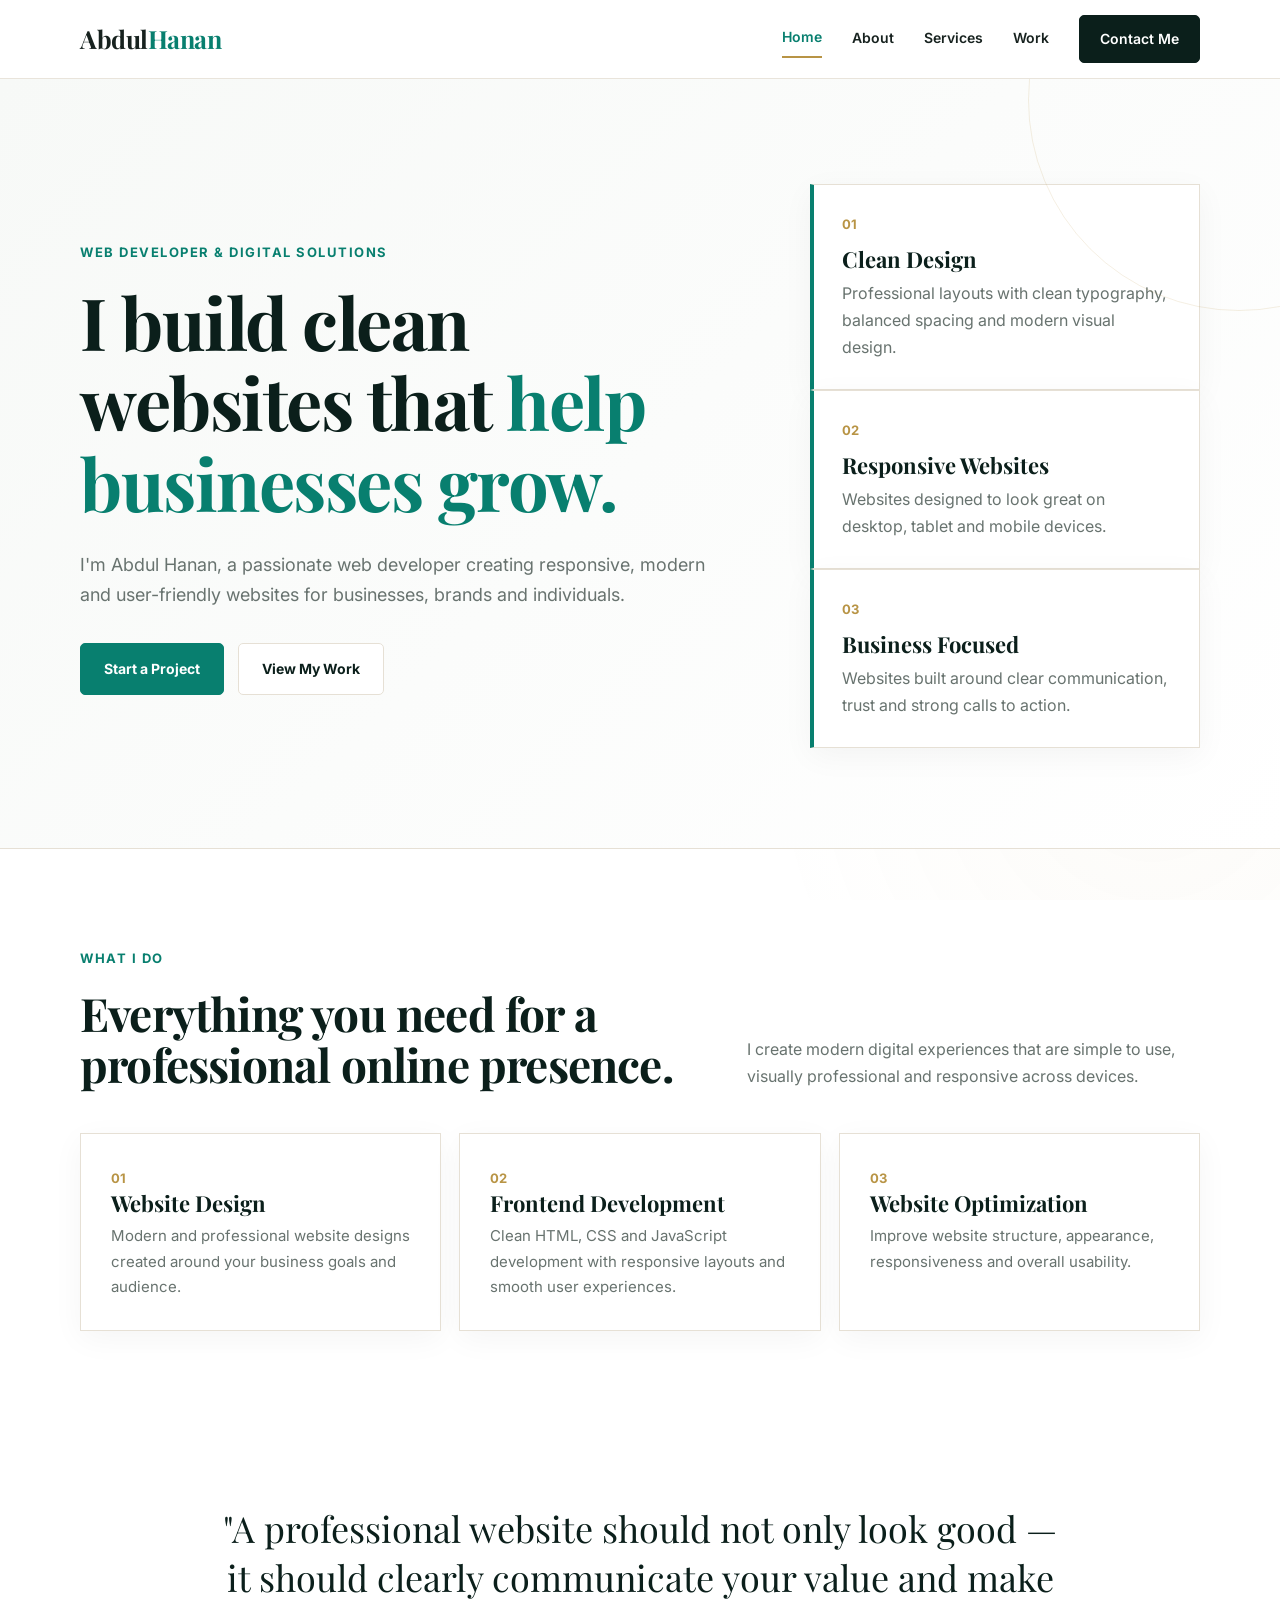
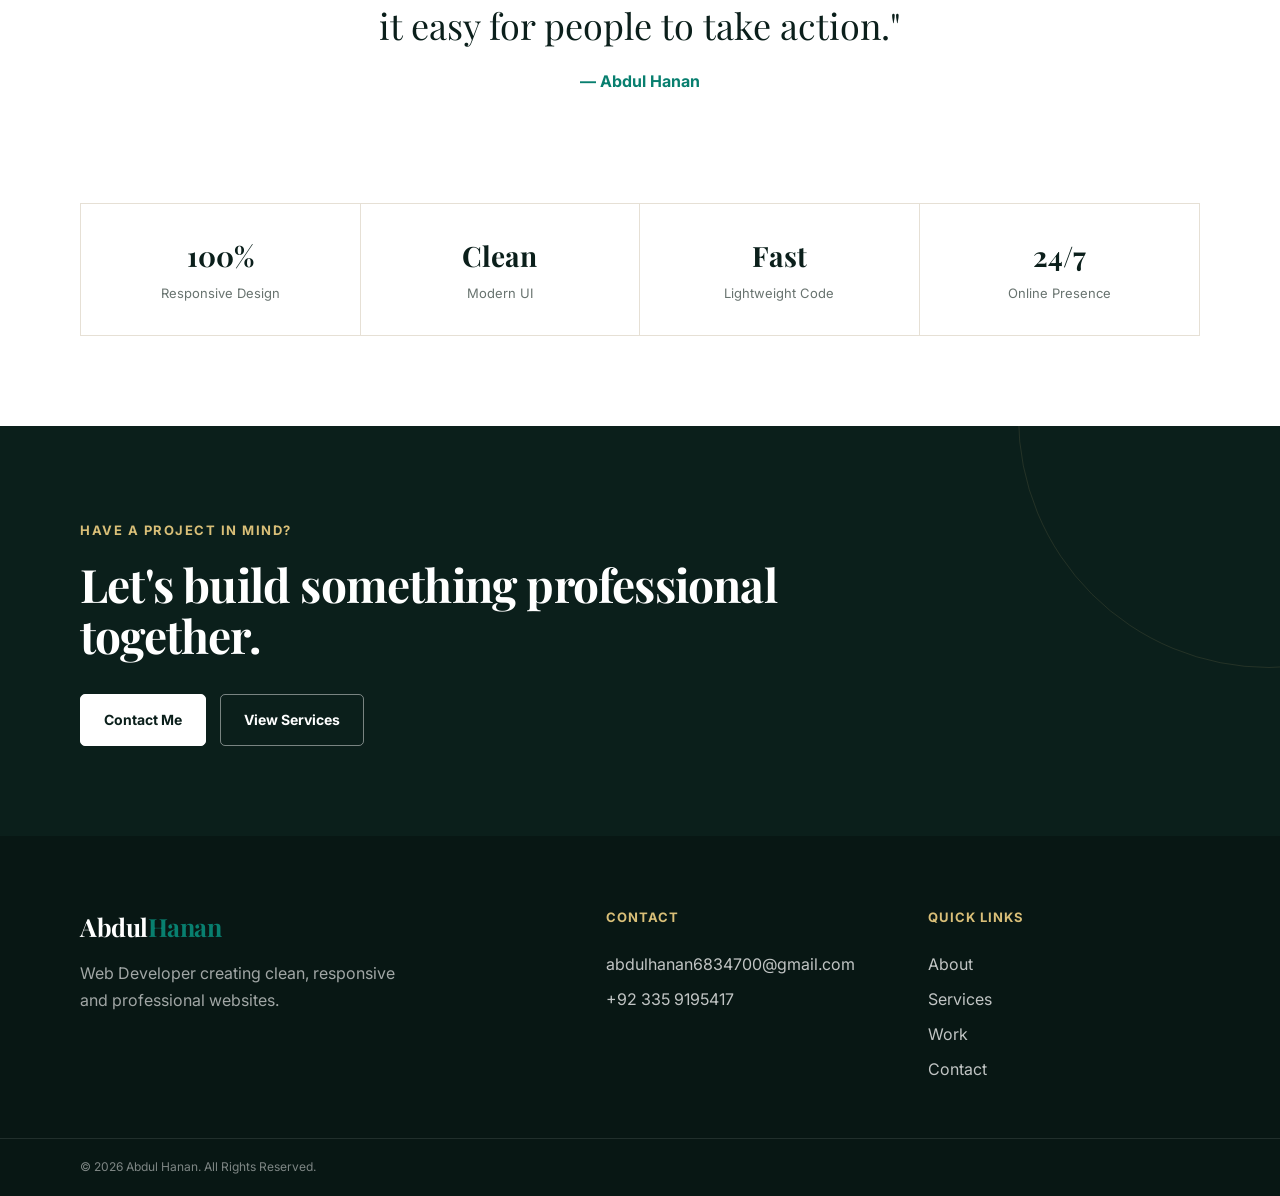
<file: index.html>
<!DOCTYPE html>
<html lang="en">
<head>
    <meta charset="UTF-8">
    <meta name="viewport" content="width=device-width, initial-scale=1.0">

    <link rel="preconnect" href="https://fonts.googleapis.com">
    <link rel="preconnect" href="https://fonts.gstatic.com" crossorigin>
    <link href="https://fonts.googleapis.com/css2?family=Inter:wght@400;500;600;700&family=Playfair+Display:wght@600;700&display=swap" rel="stylesheet">

    <title>Abdul Hanan | Web Developer & Digital Solutions</title>

    <meta name="description"
        content="Abdul Hanan is a professional web developer creating clean, responsive and modern websites for businesses, brands and individuals.">

    <meta name="author" content="Abdul Hanan">

    <link rel="stylesheet" href="style.css">
</head>

<body>

<header class="site-header">
    <div class="container nav-container">

        <a href="index.html" class="logo">
            Abdul<span>Hanan</span>
        </a>

        <button class="nav-toggle" id="navToggle" aria-label="Open Menu">
            <span></span>
            <span></span>
            <span></span>
        </button>

        <nav class="primary-nav" id="primaryNav">
            <a href="index.html" class="active">Home</a>
            <a href="about.html">About</a>
            <a href="services.html">Services</a>
            <a href="portfolio.html">Work</a>
            <a href="contact.html" class="nav-button">Contact Me</a>
        </nav>

    </div>
</header>

<main>

<section class="hero">
    <div class="container hero-grid">

        <div class="hero-content">

            <p class="eyebrow">
                Web Developer & Digital Solutions
            </p>

            <h1>
                I build clean websites that
                <span>help businesses grow.</span>
            </h1>

            <p class="hero-text">
                I'm Abdul Hanan, a passionate web developer creating
                responsive, modern and user-friendly websites for
                businesses, brands and individuals.
            </p>

            <div class="hero-buttons">

                <a href="contact.html" class="btn btn-primary">
                    Start a Project
                </a>

                <a href="portfolio.html" class="btn btn-secondary">
                    View My Work
                </a>

            </div>

        </div>

        <div class="hero-side">

            <div class="info-card">
                <div class="card-number">01</div>
                <h3>Clean Design</h3>
                <p>
                    Professional layouts with clean typography,
                    balanced spacing and modern visual design.
                </p>
            </div>

            <div class="info-card">
                <div class="card-number">02</div>
                <h3>Responsive Websites</h3>
                <p>
                    Websites designed to look great on desktop,
                    tablet and mobile devices.
                </p>
            </div>

            <div class="info-card">
                <div class="card-number">03</div>
                <h3>Business Focused</h3>
                <p>
                    Websites built around clear communication,
                    trust and strong calls to action.
                </p>
            </div>

        </div>

    </div>
</section>

<section class="section">
    <div class="container">

        <div class="section-heading">
            <div>
                <p class="eyebrow">What I Do</p>

                <h2>
                    Everything you need for a professional
                    online presence.
                </h2>
            </div>

            <p>
                I create modern digital experiences that are
                simple to use, visually professional and
                responsive across devices.
            </p>
        </div>

        <div class="cards-grid">

            <article class="service-card">
                <span class="service-number">01</span>

                <h3>Website Design</h3>

                <p>
                    Modern and professional website designs
                    created around your business goals and
                    audience.
                </p>
            </article>

            <article class="service-card">
                <span class="service-number">02</span>

                <h3>Frontend Development</h3>

                <p>
                    Clean HTML, CSS and JavaScript development
                    with responsive layouts and smooth user
                    experiences.
                </p>
            </article>

            <article class="service-card">
                <span class="service-number">03</span>

                <h3>Website Optimization</h3>

                <p>
                    Improve website structure, appearance,
                    responsiveness and overall usability.
                </p>
            </article>

        </div>

    </div>
</section>

<section class="testimonial-section">
    <div class="container">

        <div class="testimonial">
            <p class="quote">
                "A professional website should not only look
                good — it should clearly communicate your
                value and make it easy for people to take action."
            </p>

            <p class="quote-author">
                — Abdul Hanan
            </p>
        </div>

    </div>
</section>

<section class="stats-section">
    <div class="container">

        <div class="stats">

            <div class="stat">
                <strong>100%</strong>
                <span>Responsive Design</span>
            </div>

            <div class="stat">
                <strong>Clean</strong>
                <span>Modern UI</span>
            </div>

            <div class="stat">
                <strong>Fast</strong>
                <span>Lightweight Code</span>
            </div>

            <div class="stat">
                <strong>24/7</strong>
                <span>Online Presence</span>
            </div>

        </div>

    </div>
</section>

<section class="cta-section">
    <div class="container">

        <p class="eyebrow light">
            Have a project in mind?
        </p>

        <h2>
            Let's build something professional together.
        </h2>

        <div class="hero-buttons">

            <a href="contact.html" class="btn btn-light">
                Contact Me
            </a>

            <a href="services.html" class="btn btn-dark-outline">
                View Services
            </a>

        </div>

    </div>
</section>

</main>

<footer class="footer">

    <div class="container footer-grid">

        <div>

            <a href="index.html" class="footer-logo">
                Abdul<span>Hanan</span>
            </a>

            <p>
                Web Developer creating clean, responsive
                and professional websites.
            </p>

        </div>

        <div class="footer-contact">

            <h4>Contact</h4>

            <a href="mailto:abdulhanan6834700@gmail.com">
                abdulhanan6834700@gmail.com
            </a>

            <a href="tel:+923359195417">
                +92 335 9195417
            </a>

        </div>

        <div class="footer-links">

            <h4>Quick Links</h4>

            <a href="about.html">About</a>
            <a href="services.html">Services</a>
            <a href="portfolio.html">Work</a>
            <a href="contact.html">Contact</a>

        </div>

    </div>

    <div class="footer-bottom">
        <div class="container">
            © 2026 Abdul Hanan. All Rights Reserved.
        </div>
    </div>

</footer>

<script src="script.js"></script>

</body>
</html>
</file>
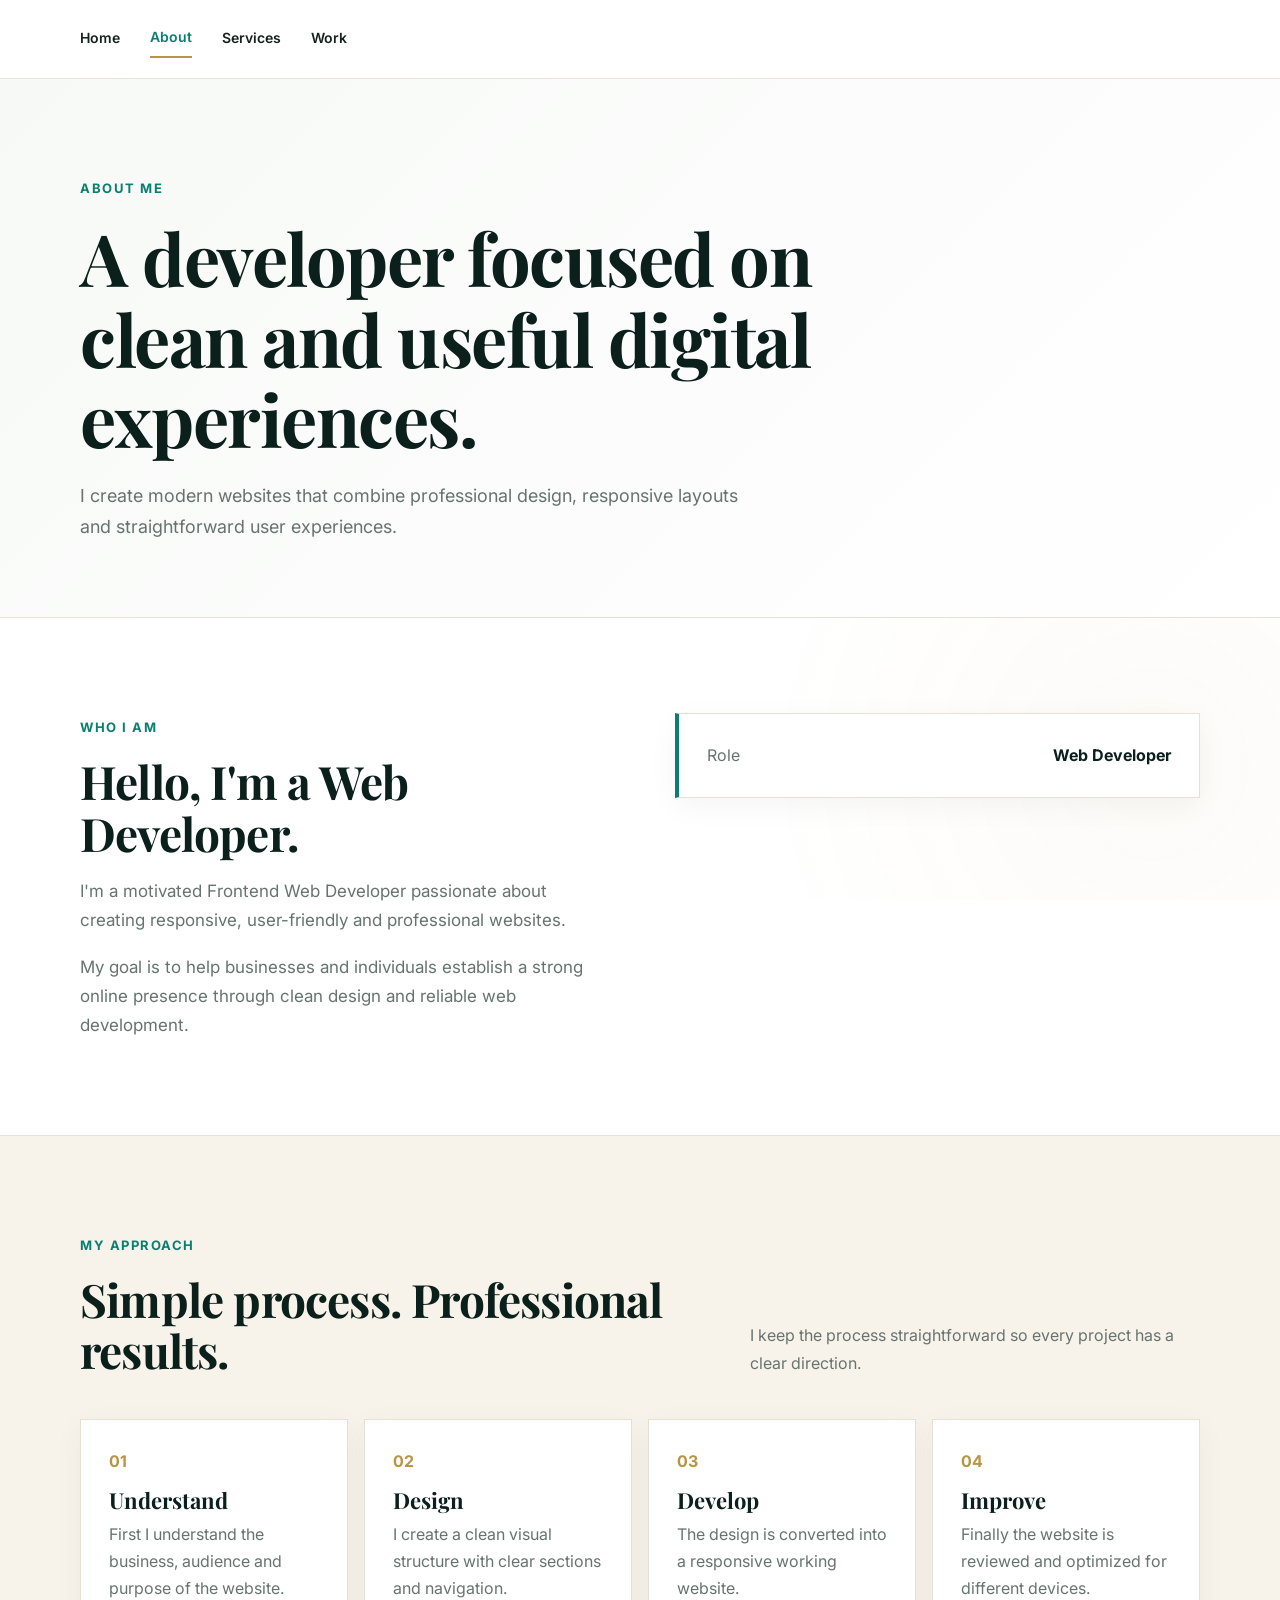
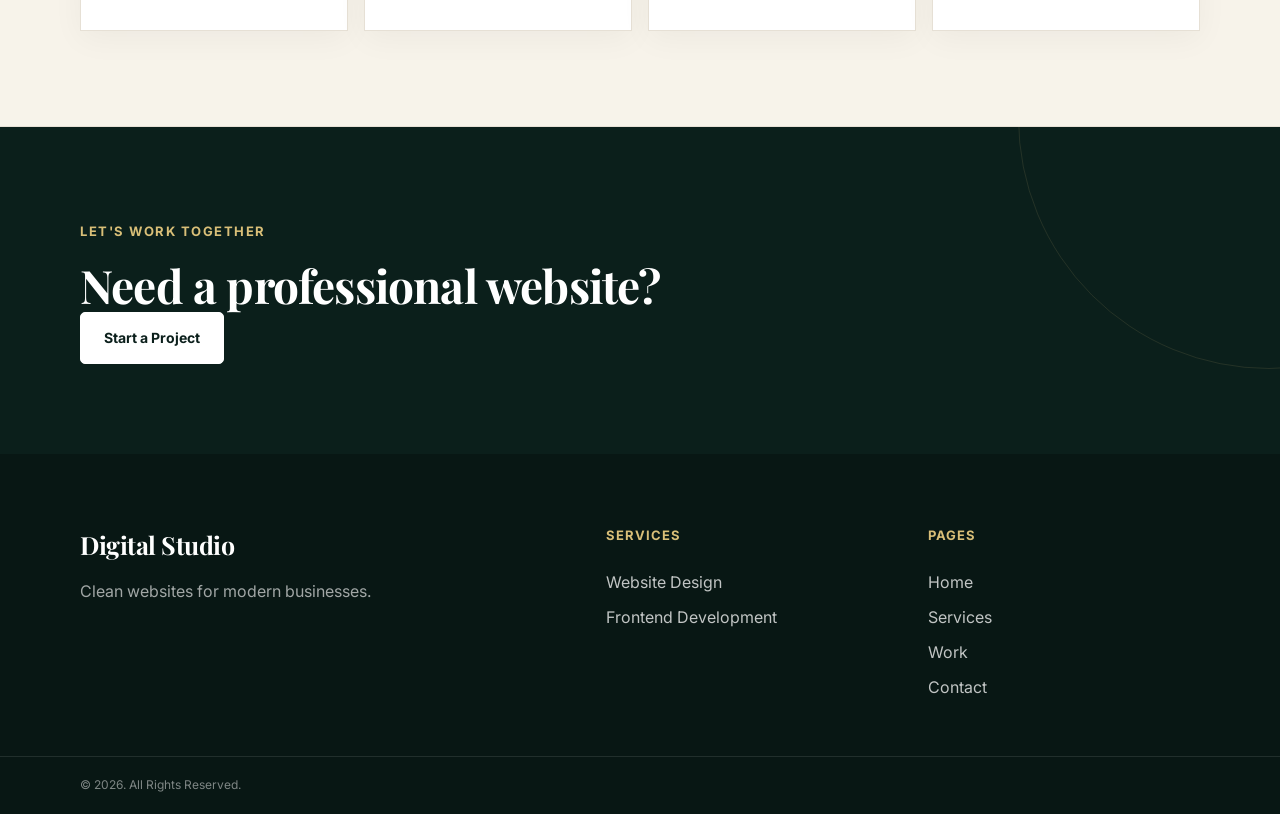
<file: about.html>
<!DOCTYPE html>
<html lang="en">

<head>

    <meta charset="UTF-8">

    <meta name="viewport"
        content="width=device-width, initial-scale=1.0">

    <link rel="preconnect" href="https://fonts.googleapis.com">
    <link rel="preconnect" href="https://fonts.gstatic.com" crossorigin>
    <link href="https://fonts.googleapis.com/css2?family=Inter:wght@400;500;600;700&family=Playfair+Display:wght@600;700&display=swap" rel="stylesheet">

    <title>About | Web Studio</title>

    <meta name="description"
        content="Learn more about our professional web development and digital solutions.">

    <link rel="stylesheet" href="style.css">

</head>

<body>

<header class="site-header">

    <div class="container nav-container">

        <button class="nav-toggle" id="navToggle">
            <span></span>
            <span></span>
            <span></span>
        </button>

        <nav class="primary-nav" id="primaryNav">

            <a href="index.html">
                Home
            </a>

            <a href="about.html" class="active">
                About
            </a>

            <a href="services.html">
                Services
            </a>

            <a href="portfolio.html">
                Work
            </a>

        </nav>

    </div>

</header>

<main>

<section class="page-hero">

    <div class="container">

        <p class="eyebrow">
            About Me
        </p>

        <h1>
            A developer focused on
            clean and useful digital experiences.
        </h1>

        <p>
            I create modern websites that combine
            professional design, responsive layouts
            and straightforward user experiences.
        </p>

    </div>

</section>

<section class="section">

    <div class="container two-column">

        <div>

            <p class="eyebrow">
                Who I Am
            </p>

            <h2>
                Hello, I'm a Web Developer.
            </h2>

            <p class="large-text">
                I'm a motivated Frontend Web Developer
                passionate about creating responsive,
                user-friendly and professional websites.
            </p>

            <p class="large-text">
                My goal is to help businesses and individuals
                establish a strong online presence through
                clean design and reliable web development.
            </p>

        </div>

        <div class="about-panel">

            <div class="about-row">
                <span>Role</span>
                <strong>Web Developer</strong>
            </div>

        </div>

    </div>

</section>

<section class="section section-alt">

    <div class="container">

        <div class="section-heading">

            <div>

                <p class="eyebrow">
                    My Approach
                </p>

                <h2>
                    Simple process.
                    Professional results.
                </h2>

            </div>

            <p>
                I keep the process straightforward so
                every project has a clear direction.
            </p>

        </div>

        <div class="process-grid">

            <div class="process-item">
                <span>01</span>

                <h3>
                    Understand
                </h3>

                <p>
                    First I understand the business,
                    audience and purpose of the website.
                </p>
            </div>

            <div class="process-item">
                <span>02</span>

                <h3>
                    Design
                </h3>

                <p>
                    I create a clean visual structure
                    with clear sections and navigation.
                </p>
            </div>

            <div class="process-item">
                <span>03</span>

                <h3>
                    Develop
                </h3>

                <p>
                    The design is converted into a
                    responsive working website.
                </p>
            </div>

            <div class="process-item">
                <span>04</span>

                <h3>
                    Improve
                </h3>

                <p>
                    Finally the website is reviewed
                    and optimized for different devices.
                </p>
            </div>

        </div>

    </div>

</section>

<section class="cta-section">

    <div class="container">

        <p class="eyebrow light">
            Let's Work Together
        </p>

        <h2>
            Need a professional website?
        </h2>

        <a href="contact.html"
            class="btn btn-light">

            Start a Project

        </a>

    </div>

</section>

</main>

<footer class="footer">

    <div class="container footer-grid">

        <div>

            <span class="footer-logo">
                Digital Studio
            </span>

            <p>
                Clean websites for modern businesses.
            </p>

        </div>

        <div class="footer-contact">

            <h4>Services</h4>

            <a href="services.html">
                Website Design
            </a>

            <a href="services.html">
                Frontend Development
            </a>

        </div>

        <div class="footer-links">

            <h4>Pages</h4>

            <a href="index.html">Home</a>
            <a href="services.html">Services</a>
            <a href="portfolio.html">Work</a>
            <a href="contact.html">Contact</a>

        </div>

    </div>

    <div class="footer-bottom">

        <div class="container">
            © 2026. All Rights Reserved.
        </div>

    </div>

</footer>

<script src="script.js"></script>

</body>
</html>
</file>
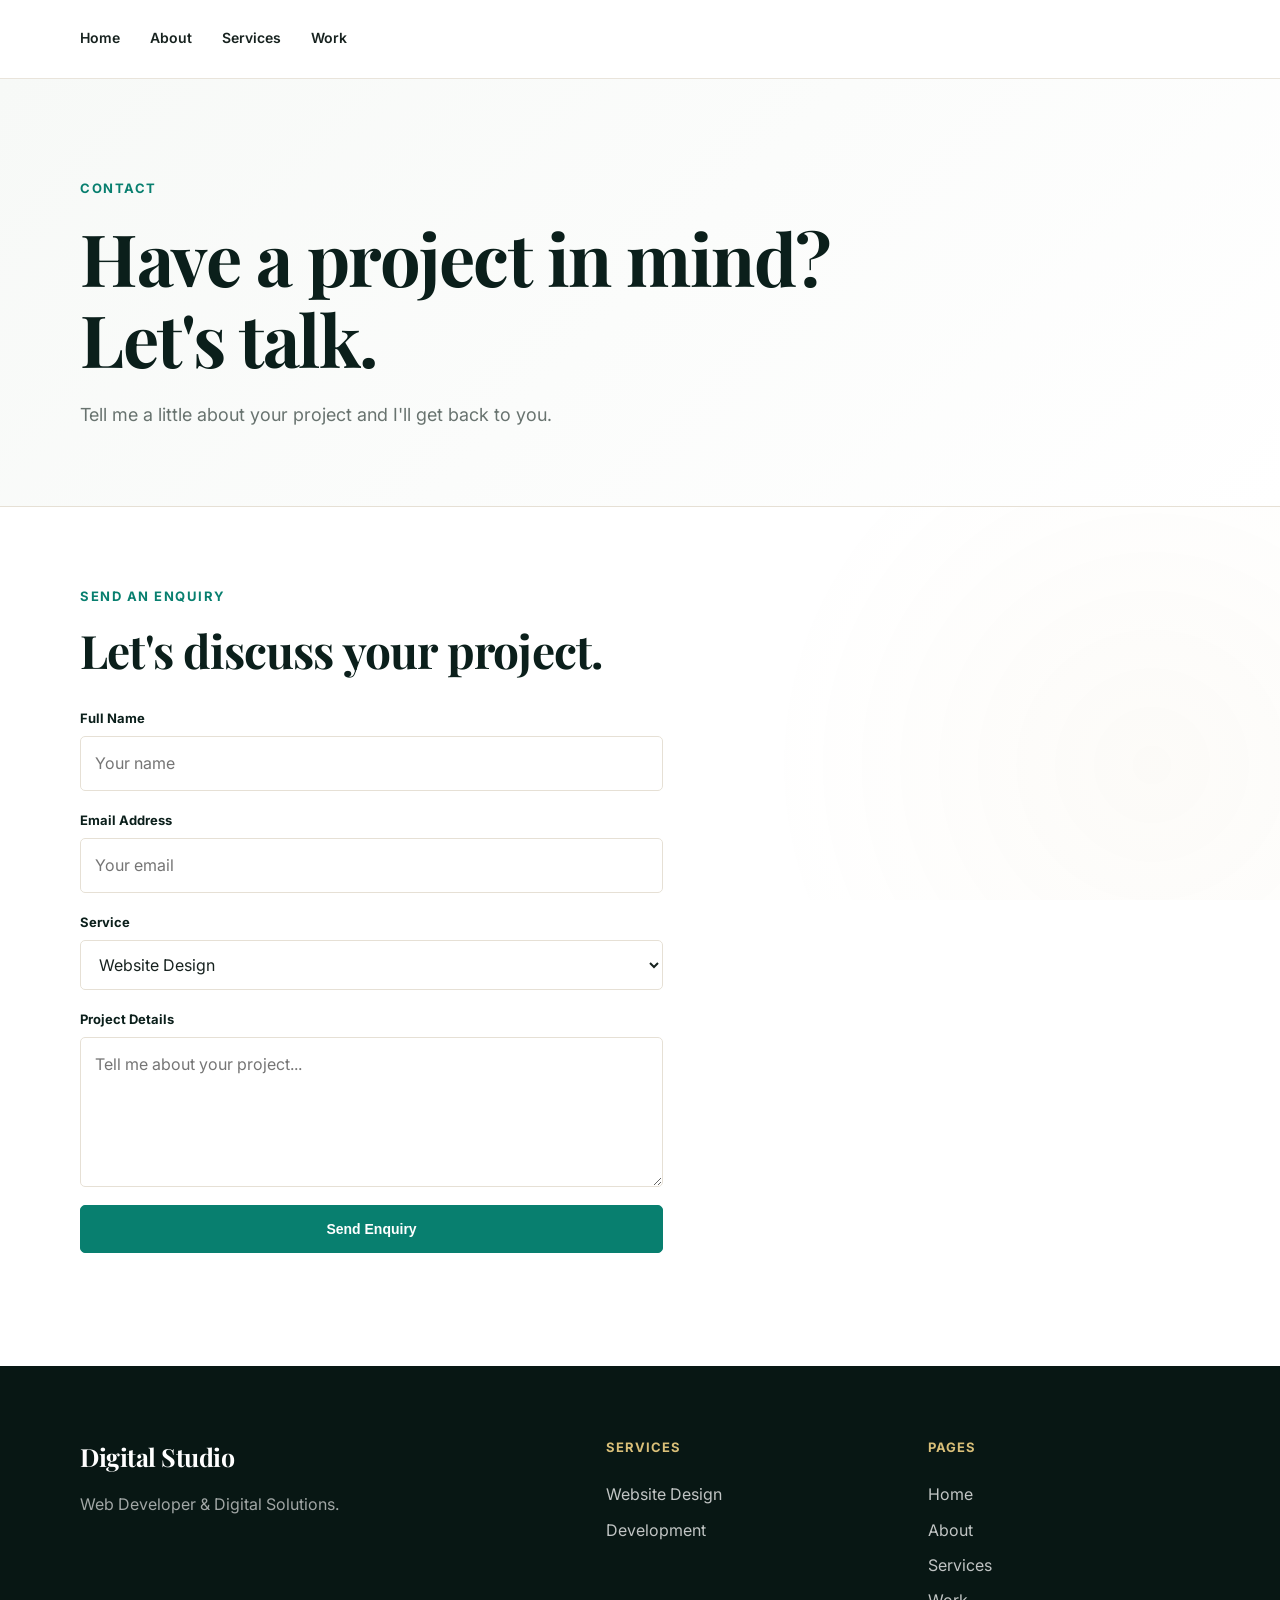
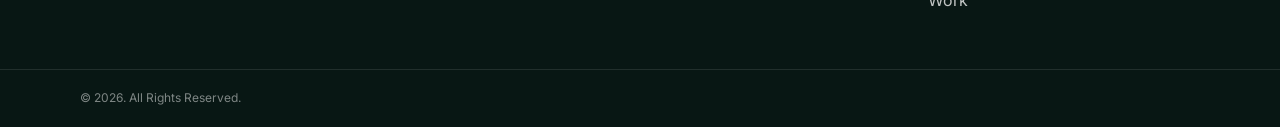
<file: contact.html>
<!DOCTYPE html>
<html lang="en">

<head>

    <meta charset="UTF-8">

    <meta name="viewport"
        content="width=device-width, initial-scale=1.0">

    <link rel="preconnect" href="https://fonts.googleapis.com">
    <link rel="preconnect" href="https://fonts.gstatic.com" crossorigin>
    <link href="https://fonts.googleapis.com/css2?family=Inter:wght@400;500;600;700&family=Playfair+Display:wght@600;700&display=swap" rel="stylesheet">

    <title>Contact | Web Studio</title>

    <meta name="description"
        content="Contact us for professional website design and development projects.">

    <link rel="stylesheet" href="style.css">

</head>

<body>

<header class="site-header">

    <div class="container nav-container">

        <button class="nav-toggle" id="navToggle">
            <span></span>
            <span></span>
            <span></span>
        </button>

        <nav class="primary-nav" id="primaryNav">

            <a href="index.html">
                Home
            </a>

            <a href="about.html">
                About
            </a>

            <a href="services.html">
                Services
            </a>

            <a href="portfolio.html">
                Work
            </a>

        </nav>

    </div>

</header>

<main>

<section class="page-hero">

    <div class="container">

        <p class="eyebrow">
            Contact
        </p>

        <h1>
            Have a project in mind?
            Let's talk.
        </h1>

        <p>
            Tell me a little about your project
            and I'll get back to you.
        </p>

    </div>

</section>

<section class="section contact-section">

    <div class="container contact-grid">

        <div>

            <p class="eyebrow">
                Send an Enquiry
            </p>

            <h2>
                Let's discuss your project.
            </h2>

            <form id="contactForm"
                class="contact-form">

                <div class="form-group">

                    <label for="name">
                        Full Name
                    </label>

                    <input
                        type="text"
                        id="name"
                        name="name"
                        placeholder="Your name"
                        required>

                </div>

                <div class="form-group">

                    <label for="email">
                        Email Address
                    </label>

                    <input
                        type="email"
                        id="email"
                        name="email"
                        placeholder="Your email"
                        required>

                </div>

                <div class="form-group">

                    <label for="service">
                        Service
                    </label>

                    <select id="service"
                        name="service">

                        <option>
                            Website Design
                        </option>

                        <option>
                            Frontend Development
                        </option>

                        <option>
                            Business Website
                        </option>

                        <option>
                            Website Optimization
                        </option>

                        <option>
                            Other
                        </option>

                    </select>

                </div>

                <div class="form-group">

                    <label for="message">
                        Project Details
                    </label>

                    <textarea
                        id="message"
                        name="message"
                        placeholder="Tell me about your project..."
                        required></textarea>

                </div>

                <button
                    type="submit"
                    class="btn btn-primary">

                    Send Enquiry

                </button>

                <p id="formMessage"
                    class="form-message">
                </p>

            </form>

        </div>

    </div>

</section>

</main>

<footer class="footer">

    <div class="container footer-grid">

        <div>

            <span class="footer-logo">
                Digital Studio
            </span>

            <p>
                Web Developer & Digital Solutions.
            </p>

        </div>

        <div class="footer-contact">

            <h4>Services</h4>

            <a href="services.html">
                Website Design
            </a>

            <a href="services.html">
                Development
            </a>

        </div>

        <div class="footer-links">

            <h4>Pages</h4>

            <a href="index.html">Home</a>
            <a href="about.html">About</a>
            <a href="services.html">Services</a>
            <a href="portfolio.html">Work</a>

        </div>

    </div>

    <div class="footer-bottom">

        <div class="container">
            © 2026. All Rights Reserved.
        </div>

    </div>

</footer>

<script src="script.js"></script>

</body>
</html>
</file>
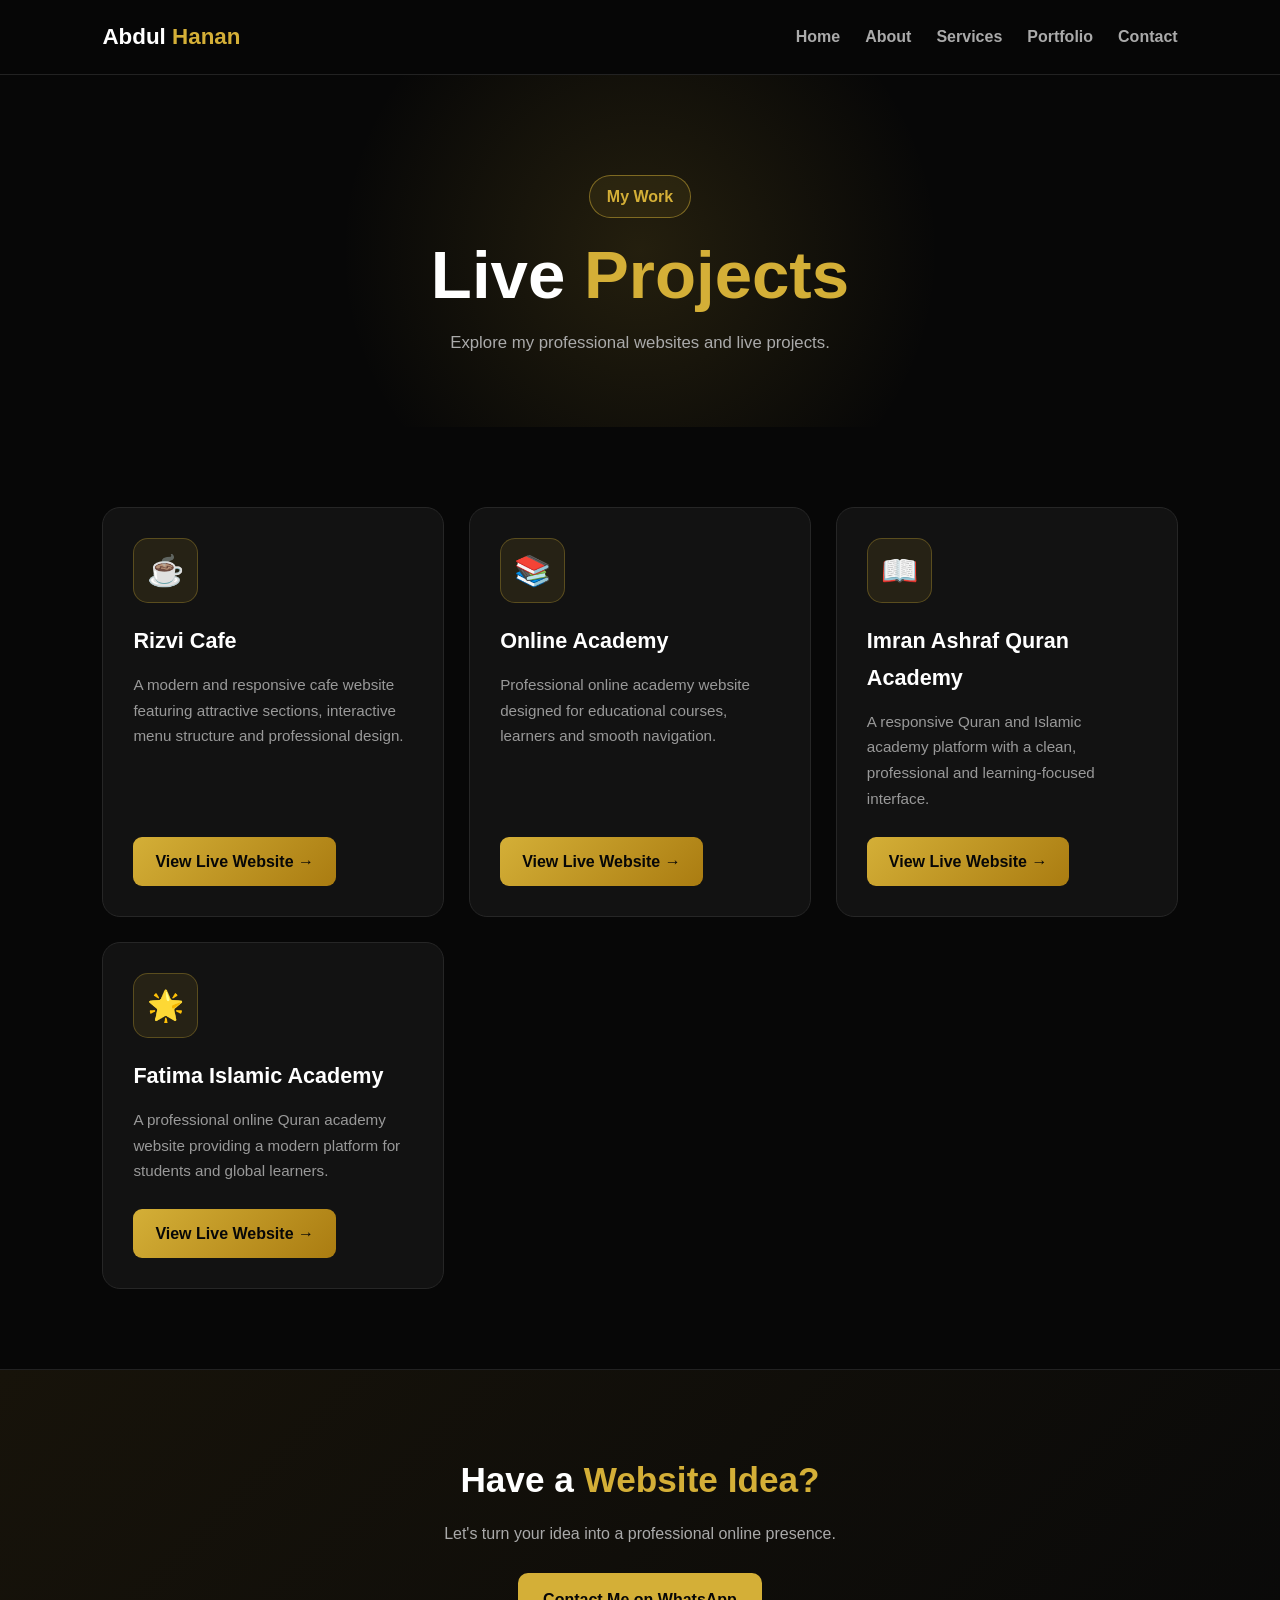
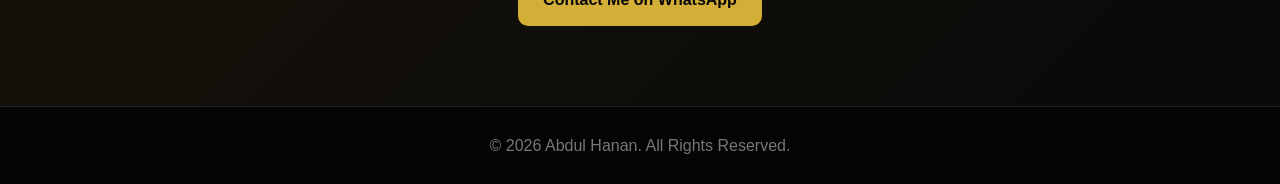
<file: portfolio.html>
<!DOCTYPE html>
<html lang="en">
<head>
    <meta charset="UTF-8">
    <meta name="viewport" content="width=device-width, initial-scale=1.0">

    <title>Portfolio | Abdul Hanan</title>

    <style>
        * {
            margin: 0;
            padding: 0;
            box-sizing: border-box;
            scroll-behavior: smooth;
        }

        body {
            font-family: Arial, sans-serif;
            background: #070707;
            color: #fff;
            line-height: 1.7;
        }

        /* ================= HEADER ================= */

        header {
            position: sticky;
            top: 0;
            z-index: 1000;
            display: flex;
            justify-content: space-between;
            align-items: center;
            padding: 18px 8%;
            background: rgba(7, 7, 7, 0.96);
            border-bottom: 1px solid #222;
            backdrop-filter: blur(12px);
        }

        .logo {
            color: #fff;
            text-decoration: none;
            font-size: 1.4rem;
            font-weight: 800;
        }

        .logo span {
            color: #d4af37;
        }

        nav {
            display: flex;
            gap: 25px;
            flex-wrap: wrap;
        }

        nav a {
            color: #aaa;
            text-decoration: none;
            font-weight: 600;
            transition: 0.3s;
        }

        nav a:hover {
            color: #d4af37;
        }

        /* ================= PAGE HEADER ================= */

        .page-head {
            text-align: center;
            padding: 100px 8% 70px;
            background:
                radial-gradient(
                    circle at center,
                    rgba(212, 175, 55, 0.14),
                    transparent 45%
                );
        }

        .badge {
            display: inline-block;
            padding: 7px 17px;
            border: 1px solid rgba(212, 175, 55, 0.5);
            border-radius: 30px;
            color: #d4af37;
            background: rgba(212, 175, 55, 0.08);
            font-weight: 700;
            margin-bottom: 18px;
        }

        .page-head h1 {
            font-size: clamp(2.5rem, 6vw, 4.2rem);
            line-height: 1.15;
            margin-bottom: 15px;
        }

        .page-head h1 span {
            color: #d4af37;
        }

        .page-head p {
            color: #aaa;
            font-size: 1.05rem;
        }

        /* ================= PORTFOLIO ================= */

        .portfolio {
            padding: 80px 8%;
        }

        .portfolio-container {
            max-width: 1150px;
            margin: auto;
            display: grid;
            grid-template-columns: repeat(
                auto-fit,
                minmax(260px, 1fr)
            );
            gap: 25px;
        }

        /* ================= PROJECT CARD ================= */

        .project-card {
            background: #121212;
            border: 1px solid #262626;
            border-radius: 18px;
            padding: 30px;
            min-height: 300px;

            display: flex;
            flex-direction: column;
            justify-content: space-between;

            transition: all 0.35s ease;
        }

        .project-card:hover {
            transform: translateY(-10px);
            border-color: #d4af37;

            box-shadow:
                0 15px 40px rgba(0, 0, 0, 0.5),
                0 0 25px rgba(212, 175, 55, 0.12);
        }

        /* ================= PROJECT ICON ================= */

        .project-icon {
            width: 65px;
            height: 65px;

            display: flex;
            align-items: center;
            justify-content: center;

            border-radius: 15px;

            background: rgba(212, 175, 55, 0.1);
            border: 1px solid rgba(212, 175, 55, 0.3);

            font-size: 30px;
            margin-bottom: 20px;
        }

        .project-card h2 {
            font-size: 1.35rem;
            margin-bottom: 12px;
        }

        .project-card p {
            color: #999;
            font-size: 0.95rem;
            margin-bottom: 25px;
        }

        /* ================= BUTTON ================= */

        .project-btn {
            display: inline-block;
            width: fit-content;

            padding: 11px 22px;

            border-radius: 9px;

            background: linear-gradient(
                135deg,
                #d4af37,
                #aa7c11
            );

            color: #070707;

            text-decoration: none;
            font-weight: 800;

            transition: 0.3s;
        }

        .project-btn:hover {
            transform: translateY(-3px);

            box-shadow:
                0 8px 20px rgba(212, 175, 55, 0.3);
        }

        /* ================= CTA ================= */

        .cta {
            text-align: center;
            padding: 80px 8%;

            background:
                linear-gradient(
                    135deg,
                    #17130a,
                    #090909
                );

            border-top: 1px solid #222;
        }

        .cta h2 {
            font-size: 2.2rem;
            margin-bottom: 10px;
        }

        .cta h2 span {
            color: #d4af37;
        }

        .cta p {
            color: #aaa;
            margin-bottom: 25px;
        }

        .whatsapp-btn {
            display: inline-block;
            padding: 13px 25px;

            background: #d4af37;
            color: #070707;

            text-decoration: none;
            font-weight: 800;

            border-radius: 10px;

            transition: 0.3s;
        }

        .whatsapp-btn:hover {
            transform: translateY(-3px);
            box-shadow: 0 10px 25px rgba(212, 175, 55, 0.3);
        }

        /* ================= FOOTER ================= */

        footer {
            text-align: center;
            padding: 25px;

            background: #040404;
            border-top: 1px solid #222;

            color: #777;
        }

        /* ================= MOBILE ================= */

        @media (max-width: 700px) {

            header {
                flex-direction: column;
                gap: 12px;
                padding: 15px 5%;
            }

            nav {
                justify-content: center;
                gap: 15px;
            }

            nav a {
                font-size: 0.9rem;
            }

            .page-head {
                padding: 75px 6% 50px;
            }

            .portfolio {
                padding: 60px 6%;
            }

            .project-card {
                min-height: 270px;
            }
        }
    </style>
</head>

<body>

    <!-- ================= HEADER ================= -->

    <header>

        <a href="index.html" class="logo">
            Abdul <span>Hanan</span>
        </a>

        <nav>
            <a href="index.html">Home</a>
            <a href="about.html">About</a>
            <a href="services.html">Services</a>
            <a href="portfolio.html">Portfolio</a>
            <a href="contact.html">Contact</a>
        </nav>

    </header>


    <!-- ================= PAGE TITLE ================= -->

    <section class="page-head">

        <span class="badge">
            My Work
        </span>

        <h1>
            Live <span>Projects</span>
        </h1>

        <p>
            Explore my professional websites and live projects.
        </p>

    </section>


    <!-- ================= PORTFOLIO ================= -->

    <section class="portfolio">

        <div class="portfolio-container">


            <!-- PROJECT 1 -->

            <div class="project-card">

                <div>

                    <div class="project-icon">
                        ☕
                    </div>

                    <h2>
                        Rizvi Cafe
                    </h2>

                    <p>
                        A modern and responsive cafe website
                        featuring attractive sections,
                        interactive menu structure and
                        professional design.
                    </p>

                </div>

                <a
                    href="https://imranashraf7658.github.io/Rizvicafe/"
                    target="_blank"
                    class="project-btn"
                >
                    View Live Website →
                </a>

            </div>


            <!-- PROJECT 2 -->

            <div class="project-card">

                <div>

                    <div class="project-icon">
                        📚
                    </div>

                    <h2>
                        Online Academy
                    </h2>

                    <p>
                        Professional online academy website
                        designed for educational courses,
                        learners and smooth navigation.
                    </p>

                </div>

                <a
                    href="https://abdulhanan6834700-coder.github.io/academy/"
                    target="_blank"
                    class="project-btn"
                >
                    View Live Website →
                </a>

            </div>


            <!-- PROJECT 3 -->

            <div class="project-card">

                <div>

                    <div class="project-icon">
                        📖
                    </div>

                    <h2>
                        Imran Ashraf Quran Academy
                    </h2>

                    <p>
                        A responsive Quran and Islamic
                        academy platform with a clean,
                        professional and learning-focused
                        interface.
                    </p>

                </div>

                <a
                    href="https://imranashraf7658.github.io/imranashrafaccademy/"
                    target="_blank"
                    class="project-btn"
                >
                    View Live Website →
                </a>

            </div>


            <!-- PROJECT 4 -->

            <div class="project-card">

                <div>

                    <div class="project-icon">
                        🌟
                    </div>

                    <h2>
                        Fatima Islamic Academy
                    </h2>

                    <p>
                        A professional online Quran academy
                        website providing a modern platform
                        for students and global learners.
                    </p>

                </div>

                <a
                    href="https://fatimaislamicacademy.com/"
                    target="_blank"
                    class="project-btn"
                >
                    View Live Website →
                </a>

            </div>


        </div>

    </section>


    <!-- ================= CTA ================= -->

    <section class="cta">

        <h2>
            Have a <span>Website Idea?</span>
        </h2>

        <p>
            Let's turn your idea into a professional
            online presence.
        </p>

        <a
            href="https://wa.me/923359195417"
            target="_blank"
            class="whatsapp-btn"
        >
            Contact Me on WhatsApp
        </a>

    </section>


    <!-- ================= FOOTER ================= -->

    <footer>

        © 2026 Abdul Hanan.
        All Rights Reserved.

    </footer>

</body>
</html>
</file>
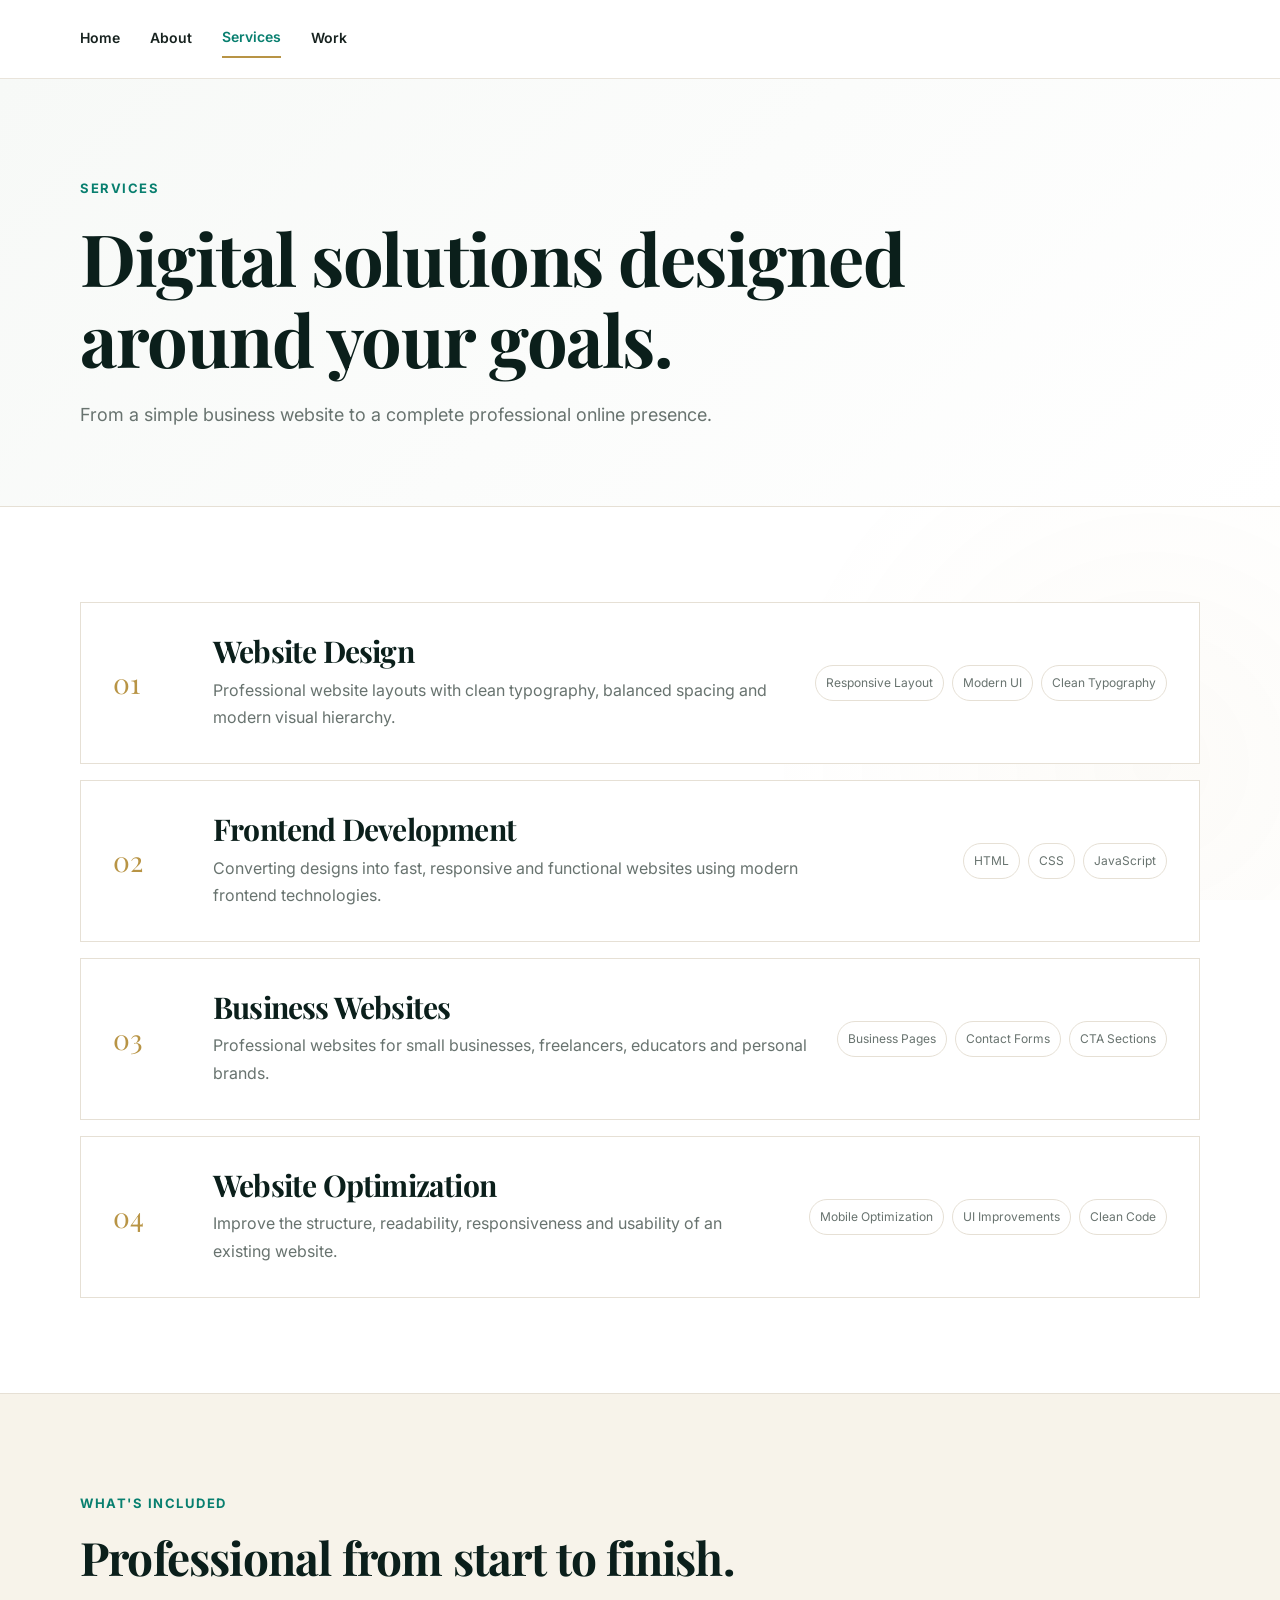
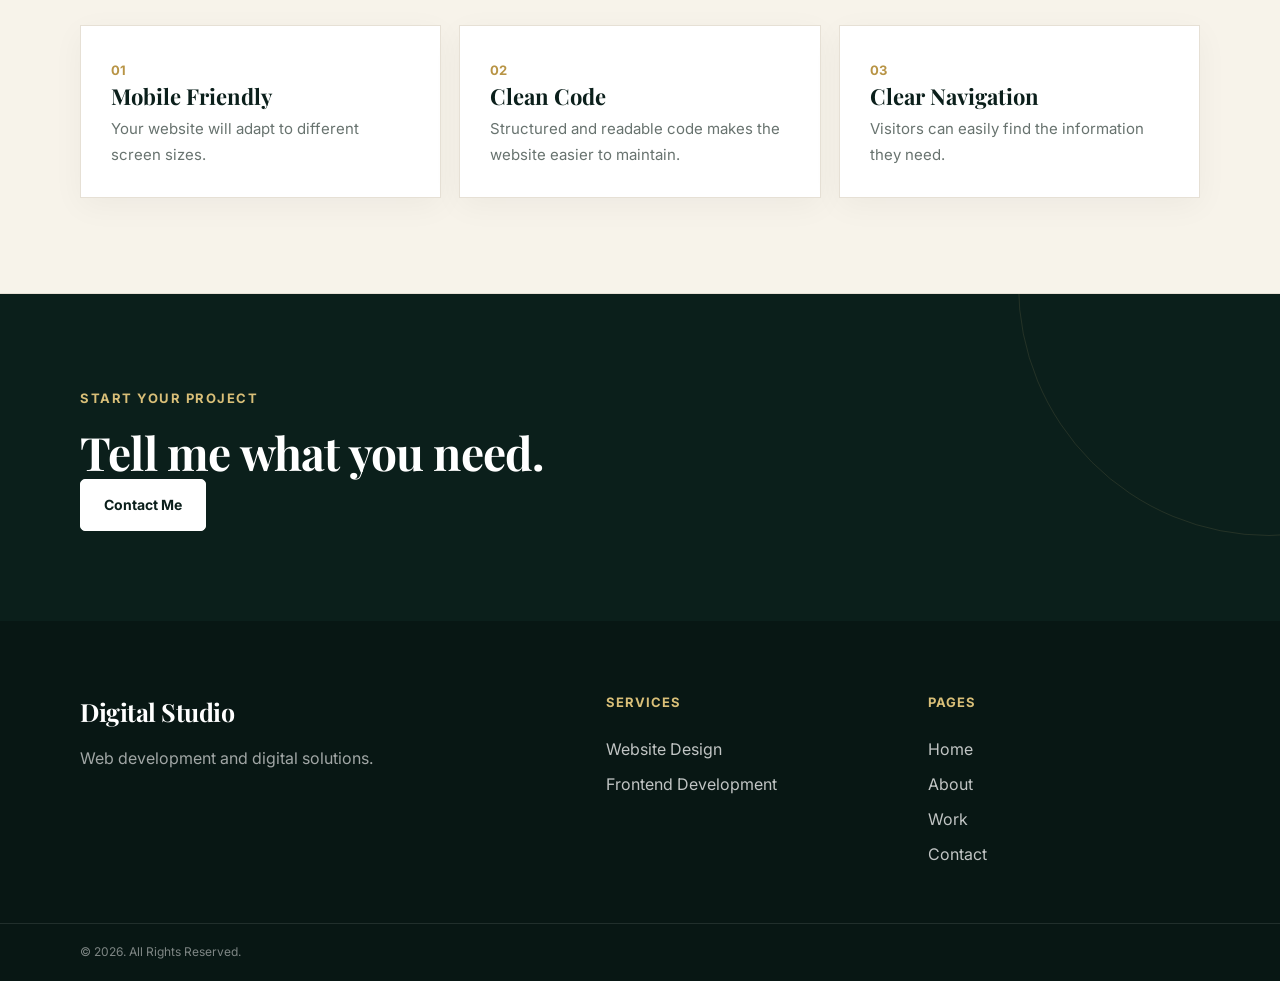
<file: services.html>
<!DOCTYPE html>
<html lang="en">

<head>

    <meta charset="UTF-8">

    <meta name="viewport"
        content="width=device-width, initial-scale=1.0">

    <link rel="preconnect" href="https://fonts.googleapis.com">
    <link rel="preconnect" href="https://fonts.gstatic.com" crossorigin>
    <link href="https://fonts.googleapis.com/css2?family=Inter:wght@400;500;600;700&family=Playfair+Display:wght@600;700&display=swap" rel="stylesheet">

    <title>Services | Web Studio</title>

    <meta name="description"
        content="Professional web design, frontend development and website optimization services.">

    <link rel="stylesheet" href="style.css">

</head>

<body>

<header class="site-header">

    <div class="container nav-container">

        <button class="nav-toggle" id="navToggle">
            <span></span>
            <span></span>
            <span></span>
        </button>

        <nav class="primary-nav" id="primaryNav">

            <a href="index.html">
                Home
            </a>

            <a href="about.html">
                About
            </a>

            <a href="services.html" class="active">
                Services
            </a>

            <a href="portfolio.html">
                Work
            </a>

        </nav>

    </div>

</header>

<main>

<section class="page-hero">

    <div class="container">

        <p class="eyebrow">
            Services
        </p>

        <h1>
            Digital solutions designed
            around your goals.
        </h1>

        <p>
            From a simple business website to a
            complete professional online presence.
        </p>

    </div>

</section>

<section class="section">

    <div class="container">

        <div class="service-list">

            <article class="service-row">

                <div class="service-index">
                    01
                </div>

                <div>

                    <h2>
                        Website Design
                    </h2>

                    <p>
                        Professional website layouts
                        with clean typography, balanced
                        spacing and modern visual hierarchy.
                    </p>

                </div>

                <div class="service-features">

                    <span>
                        Responsive Layout
                    </span>

                    <span>
                        Modern UI
                    </span>

                    <span>
                        Clean Typography
                    </span>

                </div>

            </article>

            <article class="service-row">

                <div class="service-index">
                    02
                </div>

                <div>

                    <h2>
                        Frontend Development
                    </h2>

                    <p>
                        Converting designs into fast,
                        responsive and functional websites
                        using modern frontend technologies.
                    </p>

                </div>

                <div class="service-features">

                    <span>
                        HTML
                    </span>

                    <span>
                        CSS
                    </span>

                    <span>
                        JavaScript
                    </span>

                </div>

            </article>

            <article class="service-row">

                <div class="service-index">
                    03
                </div>

                <div>

                    <h2>
                        Business Websites
                    </h2>

                    <p>
                        Professional websites for small
                        businesses, freelancers, educators
                        and personal brands.
                    </p>

                </div>

                <div class="service-features">

                    <span>
                        Business Pages
                    </span>

                    <span>
                        Contact Forms
                    </span>

                    <span>
                        CTA Sections
                    </span>

                </div>

            </article>

            <article class="service-row">

                <div class="service-index">
                    04
                </div>

                <div>

                    <h2>
                        Website Optimization
                    </h2>

                    <p>
                        Improve the structure, readability,
                        responsiveness and usability of
                        an existing website.
                    </p>

                </div>

                <div class="service-features">

                    <span>
                        Mobile Optimization
                    </span>

                    <span>
                        UI Improvements
                    </span>

                    <span>
                        Clean Code
                    </span>

                </div>

            </article>

        </div>

    </div>

</section>

<section class="section section-alt">

    <div class="container">

        <div class="section-heading">

            <div>

                <p class="eyebrow">
                    What's Included
                </p>

                <h2>
                    Professional from
                    start to finish.
                </h2>

            </div>

        </div>

        <div class="cards-grid">

            <div class="service-card">

                <span class="service-number">
                    01
                </span>

                <h3>
                    Mobile Friendly
                </h3>

                <p>
                    Your website will adapt to
                    different screen sizes.
                </p>

            </div>

            <div class="service-card">

                <span class="service-number">
                    02
                </span>

                <h3>
                    Clean Code
                </h3>

                <p>
                    Structured and readable code
                    makes the website easier to maintain.
                </p>

            </div>

            <div class="service-card">

                <span class="service-number">
                    03
                </span>

                <h3>
                    Clear Navigation
                </h3>

                <p>
                    Visitors can easily find the
                    information they need.
                </p>

            </div>

        </div>

    </div>

</section>

<section class="cta-section">

    <div class="container">

        <p class="eyebrow light">
            Start Your Project
        </p>

        <h2>
            Tell me what you need.
        </h2>

        <a href="contact.html"
            class="btn btn-light">

            Contact Me

        </a>

    </div>

</section>

</main>

<footer class="footer">

    <div class="container footer-grid">

        <div>

            <span class="footer-logo">
                Digital Studio
            </span>

            <p>
                Web development and digital solutions.
            </p>

        </div>

        <div class="footer-contact">

            <h4>Services</h4>

            <a href="services.html">
                Website Design
            </a>

            <a href="services.html">
                Frontend Development
            </a>

        </div>

        <div class="footer-links">

            <h4>Pages</h4>

            <a href="index.html">Home</a>
            <a href="about.html">About</a>
            <a href="portfolio.html">Work</a>
            <a href="contact.html">Contact</a>

        </div>

    </div>

    <div class="footer-bottom">

        <div class="container">
            © 2026. All Rights Reserved.
        </div>

    </div>

</footer>

<script src="script.js"></script>

</body>
</html>
</file>
<file: style.css>
:root{
  --dark:#0b1f1b;
  --green:#087f6f;
  --gold:#b89445;
  --gold-light:#d9bf78;
  --cream:#f7f3ea;
  --text:#17221f;
  --muted:#68736f;
  --border:#e6e0d5;
  --white:#ffffff;
  --shadow:0 18px 55px rgba(11,31,27,.09);
  --radius:16px;
  --ease:cubic-bezier(.22,1,.36,1);
}

*{
  box-sizing:border-box;
  margin:0;
  padding:0;
}

html{
  scroll-behavior:smooth;
}

body{
  font-family:'Inter',system-ui,-apple-system,BlinkMacSystemFont,"Segoe UI",sans-serif;
  color:var(--text);
  background:#fff;
  line-height:1.7;
  overflow-x:hidden;
}

body:before{
  content:"";
  position:fixed;
  inset:0;
  pointer-events:none;
  z-index:-1;
  background:
    radial-gradient(circle at 10% 10%,rgba(8,127,111,.035),transparent 30%),
    radial-gradient(circle at 90% 85%,rgba(184,148,69,.04),transparent 28%);
}

a{
  text-decoration:none;
  color:inherit;
}

img{
  max-width:100%;
  display:block;
}

.container{
  width:min(1120px,92%);
  margin-inline:auto;
}

.site-header{
  position:sticky;
  top:0;
  z-index:1000;
  background:rgba(255,255,255,.94);
  backdrop-filter:blur(14px);
  border-bottom:1px solid rgba(230,224,213,.85);
  transition:box-shadow .35s ease,background .35s ease;
}

.site-header:hover{
  box-shadow:0 10px 30px rgba(11,31,27,.05);
}

.nav-container{
  min-height:78px;
  display:flex;
  align-items:center;
  justify-content:space-between;
}

.logo,
.footer-logo{
  font-family:'Playfair Display',serif;
  font-size:25px;
  font-weight:700;
  letter-spacing:-.5px;
}

.logo span,
.footer-logo span{
  color:var(--green);
}

.primary-nav{
  display:flex;
  align-items:center;
  gap:30px;
}

.primary-nav a{
  font-size:14px;
  font-weight:600;
  color:var(--text);
  padding:7px 0;
  border-bottom:2px solid transparent;
  transition:.3s var(--ease);
}

.primary-nav a:hover,
.primary-nav a.active{
  color:var(--green);
  border-bottom-color:var(--gold);
  transform:translateY(-1px);
}

.primary-nav .nav-button{
  background:var(--dark);
  color:#fff;
  border:1px solid var(--dark);
  padding:11px 20px;
  border-radius:5px;
}

.primary-nav .nav-button:hover{
  background:var(--green);
  color:#fff;
  border-color:var(--green);
  transform:translateY(-2px);
}

.nav-toggle{
  display:none;
  border:0;
  background:transparent;
  cursor:pointer;
  padding:8px;
}

.nav-toggle span{
  display:block;
  width:25px;
  height:2px;
  background:var(--dark);
  margin:5px 0;
  border-radius:2px;
}

h1,
h2,
h3{
  font-family:'Playfair Display',serif;
  color:var(--dark);
  line-height:1.12;
}

h1{
  font-size:clamp(42px,6vw,72px);
  letter-spacing:-1.5px;
}

h2{
  font-size:clamp(30px,4vw,46px);
  letter-spacing:-.8px;
}

h3{
  font-size:22px;
}

p{
  color:var(--muted);
}

.eyebrow{
  display:inline-block;
  color:var(--green);
  font-size:13px;
  font-weight:700;
  text-transform:uppercase;
  letter-spacing:1.5px;
  margin-bottom:18px;
}

.eyebrow.light{
  color:var(--gold-light);
}

.hero{
  background:linear-gradient(135deg,#f7f9f7,#fff);
  padding:105px 0 100px;
  border-bottom:1px solid var(--border);
  position:relative;
  overflow:hidden;
}

.hero:after{
  content:"";
  position:absolute;
  width:420px;
  height:420px;
  right:-170px;
  top:-190px;
  border:1px solid rgba(184,148,69,.15);
  border-radius:50%;
  animation:slowFloat 10s ease-in-out infinite;
}

.hero-grid{
  display:grid;
  grid-template-columns:1.25fr .75fr;
  gap:80px;
  align-items:center;
}

.hero-content{
  animation:heroIn .9s var(--ease) both;
}

.hero-content h1 span{
  color:var(--green);
}

.hero-text{
  max-width:650px;
  font-size:18px;
  margin-top:27px;
}

.hero-buttons{
  display:flex;
  gap:14px;
  flex-wrap:wrap;
  margin-top:32px;
}

.btn{
  display:inline-flex;
  align-items:center;
  justify-content:center;
  min-height:48px;
  border-radius:5px;
  padding:13px 23px;
  font-size:14px;
  font-weight:700;
  transition:
    transform .3s var(--ease),
    box-shadow .3s ease,
    background .3s ease,
    border-color .3s ease;
}

.btn:hover{
  transform:translateY(-3px);
  box-shadow:0 12px 25px rgba(11,31,27,.12);
}

.btn-primary{
  background:var(--green);
  color:#fff;
  border:1px solid var(--green);
}

.btn-primary:hover{
  background:var(--dark);
  border-color:var(--dark);
}

.btn-secondary{
  background:#fff;
  border:1px solid var(--border);
  color:var(--dark);
}

.btn-secondary:hover{
  border-color:var(--green);
  color:var(--green);
}

.btn-light{
  background:#fff;
  color:var(--dark);
  border:1px solid #fff;
}

.btn-dark-outline{
  background:transparent;
  border:1px solid rgba(255,255,255,.45);
  color:#fff;
}

.btn-dark-outline:hover{
  background:#fff;
  color:var(--dark);
}

.info-card,
.service-card,
.portfolio-card,
.about-panel,
.contact-box,
.process-item{
  background:#fff;
  border:1px solid var(--border);
  box-shadow:0 8px 30px rgba(11,31,27,.045);
  transition:
    transform .45s var(--ease),
    box-shadow .45s ease,
    border-color .45s ease;
}

.info-card{
  padding:28px;
  border-left:4px solid var(--green);
  animation:cardIn .8s var(--ease) both;
}

.info-card:nth-child(2){
  animation-delay:.1s;
}

.info-card:nth-child(3){
  animation-delay:.2s;
}

.info-card:hover,
.service-card:hover,
.portfolio-card:hover,
.process-item:hover,
.about-panel:hover,
.contact-box:hover{
  transform:translateY(-6px);
  box-shadow:var(--shadow);
  border-color:rgba(184,148,69,.55);
}

.card-number,
.service-number{
  color:var(--gold);
  font-size:13px;
  font-weight:700;
  margin-bottom:12px;
}

.info-card h3{
  margin-bottom:8px;
}

.section{
  padding:95px 0;
}

.section-alt{
  background:var(--cream);
  border-top:1px solid var(--border);
  border-bottom:1px solid var(--border);
}

.section-heading{
  display:flex;
  justify-content:space-between;
  gap:50px;
  align-items:end;
  margin-bottom:42px;
}

.section-heading>p{
  max-width:460px;
}

.cards-grid{
  display:grid;
  grid-template-columns:repeat(3,1fr);
  gap:18px;
}

.service-card{
  padding:30px;
}

.service-card h3{
  margin-bottom:8px;
}

.service-card p{
  font-size:15px;
}

.testimonial-section{
  padding:78px 0;
  background:#fff;
}

.testimonial{
  max-width:850px;
  margin:auto;
  text-align:center;
}

.quote{
  font-family:'Playfair Display',serif;
  font-size:clamp(25px,3vw,36px);
  line-height:1.35;
  color:var(--dark);
}

.quote-author{
  margin-top:18px;
  color:var(--green);
  font-weight:700;
}

.stats-section{
  padding:30px 0 90px;
}

.stats{
  display:grid;
  grid-template-columns:repeat(4,1fr);
  border:1px solid var(--border);
}

.stat{
  padding:28px;
  text-align:center;
  border-right:1px solid var(--border);
}

.stat:last-child{
  border-right:0;
}

.stat strong{
  display:block;
  font-family:'Playfair Display',serif;
  font-size:28px;
  color:var(--dark);
}

.stat span{
  font-size:13px;
  color:var(--muted);
}

.cta-section{
  padding:90px 0;
  background:var(--dark);
  position:relative;
  overflow:hidden;
}

.cta-section:before{
  content:"";
  position:absolute;
  width:500px;
  height:500px;
  border:1px solid rgba(217,191,120,.12);
  border-radius:50%;
  right:-240px;
  top:-260px;
}

.cta-section h2{
  color:#fff;
  max-width:760px;
}

.cta-section .hero-buttons{
  position:relative;
}

.page-hero{
  padding:95px 0 75px;
  background:linear-gradient(135deg,#f7f9f7,#fff);
  border-bottom:1px solid var(--border);
}

.page-hero h1{
  max-width:850px;
}

.page-hero>.container>p:last-child{
  max-width:680px;
  font-size:18px;
  margin-top:22px;
}

.two-column{
  display:grid;
  grid-template-columns:1fr 1fr;
  gap:70px;
  align-items:start;
}

.large-text{
  font-size:17px;
  margin-top:18px;
}

.about-panel{
  padding:10px;
  border-left:4px solid var(--green);
}

.about-row{
  display:flex;
  justify-content:space-between;
  gap:20px;
  padding:18px;
  border-bottom:1px solid var(--border);
}

.about-row:last-child{
  border-bottom:0;
}

.about-row span{
  color:var(--muted);
}

.about-row strong{
  color:var(--dark);
  text-align:right;
}

.process-grid{
  display:grid;
  grid-template-columns:repeat(4,1fr);
  gap:16px;
}

.process-item{
  padding:28px;
}

.process-item>span{
  color:var(--gold);
  font-weight:700;
}

.process-item h3{
  margin:13px 0 8px;
}

.service-list{
  display:grid;
  gap:16px;
}

.service-row{
  display:grid;
  grid-template-columns:70px 1fr auto;
  gap:30px;
  align-items:center;
  padding:32px;
  background:#fff;
  border:1px solid var(--border);
  transition:.45s var(--ease);
}

.service-row:hover{
  transform:translateX(6px);
  box-shadow:var(--shadow);
  border-color:rgba(184,148,69,.5);
}

.service-index{
  font-family:'Playfair Display',serif;
  font-size:28px;
  color:var(--gold);
}

.service-row h2{
  font-size:30px;
}

.service-row p{
  max-width:650px;
  margin-top:8px;
}

.service-features{
  display:flex;
  gap:8px;
  flex-wrap:wrap;
  justify-content:flex-end;
}

.service-features span{
  font-size:12px;
  padding:7px 10px;
  border:1px solid var(--border);
  border-radius:999px;
  color:var(--muted);
  background:#fff;
}

.portfolio-grid{
  display:grid;
  grid-template-columns:repeat(2,1fr);
  gap:20px;
}

.portfolio-card{
  overflow:hidden;
}

.portfolio-image{
  min-height:190px;
  display:grid;
  place-items:center;
  background:linear-gradient(135deg,var(--cream),#fff);
  color:var(--green);
  font-family:'Playfair Display',serif;
  font-size:28px;
  border-bottom:1px solid var(--border);
}

.portfolio-content{
  padding:28px;
}

.portfolio-content>span{
  font-size:12px;
  font-weight:700;
  color:var(--green);
  text-transform:uppercase;
  letter-spacing:1.2px;
}

.portfolio-content h2{
  font-size:30px;
  margin:8px 0;
}

.portfolio-content p{
  font-size:15px;
}

.contact-section{
  padding-top:75px;
}

.contact-grid{
  display:grid;
  grid-template-columns:1.1fr .9fr;
  gap:60px;
}

.contact-form{
  margin-top:30px;
  display:grid;
  gap:18px;
}

.form-group{
  display:grid;
  gap:7px;
}

.form-group label{
  font-size:13px;
  font-weight:700;
  color:var(--dark);
}

input,
select,
textarea{
  width:100%;
  border:1px solid var(--border);
  background:#fff;
  color:var(--text);
  padding:13px 14px;
  border-radius:5px;
  font:inherit;
  outline:none;
  transition:
    border-color .25s ease,
    box-shadow .25s ease,
    transform .25s ease;
}

textarea{
  min-height:150px;
  resize:vertical;
}

input:focus,
select:focus,
textarea:focus{
  border-color:var(--green);
  box-shadow:0 0 0 4px rgba(8,127,111,.08);
  transform:translateY(-1px);
}

.contact-info{
  display:grid;
  gap:14px;
  align-content:start;
}

.contact-box{
  padding:24px;
  border-left:4px solid var(--green);
}

.contact-box span{
  display:block;
  font-size:12px;
  text-transform:uppercase;
  letter-spacing:1px;
  color:var(--gold);
  font-weight:700;
  margin-bottom:6px;
}

.contact-box a,
.contact-box strong{
  color:var(--dark);
  font-weight:600;
}

.contact-note{
  padding:26px;
  background:var(--cream);
  border:1px solid var(--border);
}

.footer{
  background:#081714;
  color:#fff;
  padding:70px 0 0;
}

.footer-grid{
  display:grid;
  grid-template-columns:1.4fr .8fr .8fr;
  gap:50px;
  padding-bottom:55px;
}

.footer-logo{
  color:#fff;
}

.footer p{
  margin-top:12px;
  color:rgba(255,255,255,.62);
  max-width:330px;
}

.footer h4{
  font-size:13px;
  text-transform:uppercase;
  letter-spacing:1px;
  color:var(--gold-light);
  margin-bottom:15px;
}

.footer-contact,
.footer-links{
  display:grid;
  align-content:start;
  gap:8px;
}

.footer a:not(.footer-logo){
  color:rgba(255,255,255,.75);
  transition:.25s ease;
}

.footer a:not(.footer-logo):hover{
  color:#fff;
  transform:translateX(3px);
}

.footer-bottom{
  border-top:1px solid rgba(255,255,255,.1);
  padding:18px 0;
  color:rgba(255,255,255,.48);
  font-size:12px;
}

.reveal{
  opacity:0;
  transform:translateY(28px);
  transition:
    opacity .75s var(--ease),
    transform .75s var(--ease);
}

.reveal.show{
  opacity:1;
  transform:none;
}

@keyframes heroIn{
  from{
    opacity:0;
    transform:translateY(22px);
  }
  to{
    opacity:1;
    transform:none;
  }
}

@keyframes cardIn{
  from{
    opacity:0;
    transform:translateX(24px);
  }
  to{
    opacity:1;
    transform:none;
  }
}

@keyframes slowFloat{
  0%,100%{
    transform:translate(0,0);
  }
  50%{
    transform:translate(-15px,18px);
  }
}

@media (max-width:900px){

  .hero-grid,
  .two-column,
  .contact-grid{
    grid-template-columns:1fr;
    gap:45px;
  }

  .cards-grid{
    grid-template-columns:repeat(2,1fr);
  }

  .process-grid{
    grid-template-columns:repeat(2,1fr);
  }

  .service-row{
    grid-template-columns:55px 1fr;
  }

  .service-features{
    grid-column:2;
    justify-content:flex-start;
  }

  .stats{
    grid-template-columns:repeat(2,1fr);
  }

  .stat:nth-child(2){
    border-right:0;
  }

  .stat:nth-child(-n+2){
    border-bottom:1px solid var(--border);
  }

  .footer-grid{
    grid-template-columns:1fr 1fr;
  }
}

@media (max-width:700px){

  .nav-toggle{
    display:block;
  }

  .primary-nav{
    position:absolute;
    left:4%;
    right:4%;
    top:78px;
    display:flex;
    flex-direction:column;
    align-items:stretch;
    gap:0;
    background:#fff;
    border:1px solid var(--border);
    box-shadow:var(--shadow);
    border-radius:0 0 12px 12px;
    padding:10px;
    opacity:0;
    visibility:hidden;
    transform:translateY(-8px);
    transition:.3s var(--ease);
  }

  .primary-nav.open{
    opacity:1;
    visibility:visible;
    transform:none;
  }

  .primary-nav a{
    padding:12px;
    border-bottom:1px solid #eee;
  }

  .primary-nav .nav-button{
    margin-top:7px;
    text-align:center;
  }

  .hero,
  .page-hero{
    padding:72px 0 62px;
  }

  .section{
    padding:70px 0;
  }

  .section-heading{
    display:block;
  }

  .section-heading>p{
    margin-top:18px;
  }

  .cards-grid,
  .portfolio-grid,
  .process-grid{
    grid-template-columns:1fr;
  }

  .service-row{
    grid-template-columns:1fr;
  }

  .service-features{
    grid-column:auto;
  }

  .stats{
    grid-template-columns:1fr 1fr;
  }

  .stat{
    border-right:1px solid var(--border)!important;
  }

  .stat:nth-child(even){
    border-right:0!important;
  }

  .footer-grid{
    grid-template-columns:1fr;
  }
}
</file>
